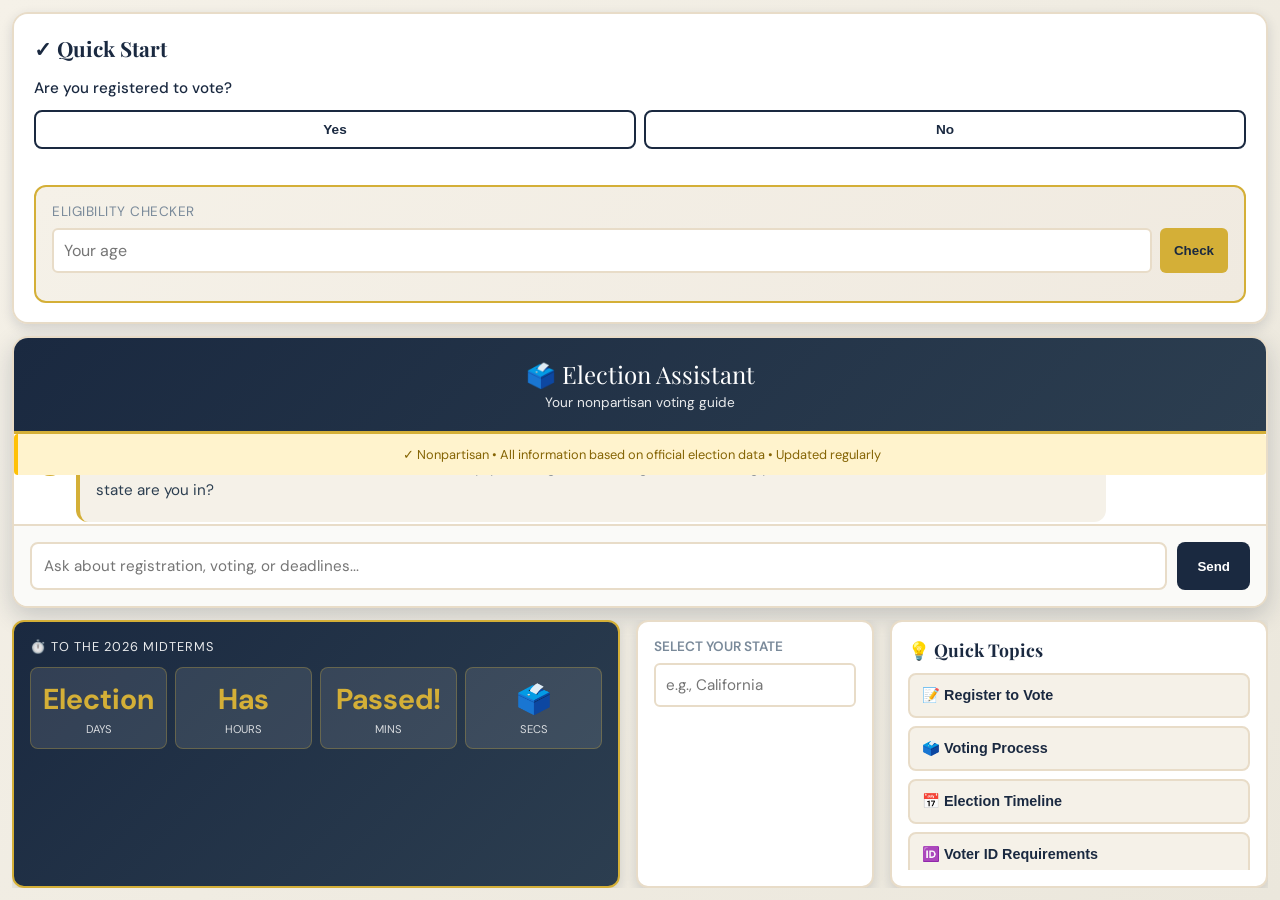
<file: index.html>
<!DOCTYPE html>
<html lang="en">
<head>
  <meta charset="UTF-8" />
  <meta name="viewport" content="width=device-width, initial-scale=1.0" />
  <title>Election Assistant Pro</title>
  <link href="https://fonts.googleapis.com/css2?family=Playfair+Display:wght@600;700&family=DM+Sans:wght@400;500;700&display=swap" rel="stylesheet" />
  <style>
    :root {
      --navy: #1a2940;
      --navy-light: #2c3e50;
      --parchment: #f5f1e8;
      --gold: #d4af37;
      --accent: #5b8cc4;
      --text-dark: #2c3e50;
      --text-muted: #7a8a9a;
      --border-light: #e8dcc8;
      --success: #2ecc71;
      --warning: #f39c12;
      --shadow: 0 4px 12px rgba(26, 41, 64, 0.15);
      --shadow-lg: 0 8px 24px rgba(26, 41, 64, 0.2);
    }

    * {
      box-sizing: border-box;
      margin: 0;
      padding: 0;
    }

    body {
      font-family: "DM Sans", sans-serif;
      background: linear-gradient(135deg, #f5f1e8 0%, #ebe7dc 100%);
      color: var(--text-dark);
      height: 100vh;
      overflow: hidden;
    }

    .container {
      display: grid;
      grid-template-columns: 1fr 2fr 1fr;
      gap: 20px;
      padding: 20px;
      height: 100vh;
      width: 100vw;
      max-height: 100vh;
    }

    /* ===== Left Panel: Guided Flow & Eligibility ===== */
    .left-panel {
      background: white;
      border-radius: 16px;
      box-shadow: var(--shadow);
      padding: 20px;
      display: flex;
      flex-direction: column;
      overflow-y: auto;
      border: 2px solid var(--border-light);
      height: 100%;
      min-height: 0;
    }

    .flow-title {
      font-family: "Playfair Display", serif;
      font-size: 1.3rem;
      color: var(--navy);
      margin-bottom: 16px;
      font-weight: 700;
    }

    .flow-section {
      margin-bottom: 20px;
      animation: slideIn 0.4s ease-out;
    }

    @keyframes slideIn {
      from {
        opacity: 0;
        transform: translateY(10px);
      }
      to {
        opacity: 1;
        transform: translateY(0);
      }
    }

    .flow-question {
      font-size: 0.95rem;
      color: var(--navy);
      margin-bottom: 12px;
      font-weight: 500;
    }

    .button-group {
      display: flex;
      gap: 8px;
      flex-wrap: wrap;
    }

    .flow-btn {
      padding: 10px 16px;
      border: 2px solid var(--navy);
      background: white;
      color: var(--navy);
      border-radius: 8px;
      cursor: pointer;
      font-weight: 600;
      transition: all 0.2s ease;
      font-size: 0.85rem;
      flex: 1;
      min-width: 80px;
    }

    .flow-btn:hover {
      background: var(--navy);
      color: white;
      transform: translateY(-2px);
    }

    .flow-btn.active {
      background: var(--navy);
      color: white;
    }

    /* ===== Eligibility Checker ===== */
    .eligibility-card {
      background: linear-gradient(135deg, var(--parchment) 0%, #f0eae0 100%);
      border: 2px solid var(--gold);
      border-radius: 12px;
      padding: 16px;
      margin-top: 16px;
    }

    .eligibility-label {
      font-size: 0.85rem;
      color: var(--text-muted);
      margin-bottom: 8px;
      text-transform: uppercase;
      letter-spacing: 0.5px;
    }

    .eligibility-input-group {
      display: flex;
      gap: 8px;
      margin-bottom: 12px;
    }

    .eligibility-input {
      flex: 1;
      padding: 10px;
      border: 2px solid var(--border-light);
      border-radius: 6px;
      font-family: "DM Sans", sans-serif;
      font-size: 1rem;
    }

    .eligibility-input:focus {
      outline: none;
      border-color: var(--gold);
      box-shadow: 0 0 0 3px rgba(212, 175, 55, 0.1);
    }

    .eligibility-check-btn {
      padding: 10px 14px;
      background: var(--gold);
      color: var(--navy);
      border: none;
      border-radius: 6px;
      cursor: pointer;
      font-weight: 700;
      transition: all 0.2s ease;
    }

    .eligibility-check-btn:hover {
      transform: translateY(-2px);
      box-shadow: 0 2px 8px rgba(212, 175, 55, 0.3);
    }

    .eligibility-result {
      margin-top: 12px;
      padding: 12px;
      border-radius: 8px;
      font-size: 0.9rem;
      display: none;
    }

    .eligibility-result.show {
      display: block;
      animation: slideIn 0.3s ease-out;
    }

    .eligibility-result.eligible {
      background: rgba(46, 204, 113, 0.1);
      color: var(--success);
      border-left: 4px solid var(--success);
    }

    .eligibility-result.preregister {
      background: rgba(243, 156, 18, 0.1);
      color: var(--warning);
      border-left: 4px solid var(--warning);
    }

    .eligibility-result.ineligible {
      background: rgba(149, 165, 166, 0.1);
      color: #7f8c8d;
      border-left: 4px solid #95a5a6;
    }

    /* ===== Center Panel: Chat ===== */
    .center-panel {
      display: flex;
      flex-direction: column;
      background: white;
      border-radius: 16px;
      box-shadow: var(--shadow-lg);
      height: 100%;
      min-height: 0;
      overflow: hidden;
      border: 2px solid var(--border-light);
    }

    .chat-header {
      background: linear-gradient(135deg, var(--navy) 0%, var(--navy-light) 100%);
      color: white;
      padding: 20px;
      text-align: center;
      border-bottom: 3px solid var(--gold);
    }

    .chat-header-title {
      font-family: "Playfair Display", serif;
      font-size: 1.5rem;
      margin-bottom: 4px;
    }

    .chat-header-subtitle {
      font-size: 0.85rem;
      opacity: 0.9;
    }

    .state-selector-badge {
      display: inline-block;
      background: var(--gold);
      color: var(--navy);
      padding: 4px 10px;
      border-radius: 20px;
      font-size: 0.75rem;
      margin-top: 8px;
      font-weight: 600;
    }

    .disclaimer {
      background: #fff3cd;
      border-left: 4px solid #ffc107;
      padding: 12px;
      font-size: 0.8rem;
      color: #856404;
      text-align: center;
      border-radius: 4px;
    }

    .chat-window {
      flex: 1;
      overflow-y: auto;
      padding: 20px;
      display: flex;
      flex-direction: column;
      gap: 12px;
      background: white;
    }

    .message {
      display: flex;
      gap: 10px;
      animation: slideIn 0.3s ease-out;
    }

    .message.user {
      justify-content: flex-end;
    }

    .message-avatar {
      width: 32px;
      height: 32px;
      border-radius: 50%;
      background: var(--gold);
      display: flex;
      align-items: center;
      justify-content: center;
      font-weight: 700;
      color: var(--navy);
      flex-shrink: 0;
      font-size: 0.9rem;
    }

    .message.user .message-avatar {
      background: var(--accent);
      color: white;
      order: 2;
    }

    .message-content {
      max-width: 70%;
      padding: 12px 16px;
      border-radius: 12px;
      line-height: 1.5;
    }

    .message.assistant .message-content {
      background: var(--parchment);
      color: var(--text-dark);
      border-left: 4px solid var(--gold);
    }

    .message.user .message-content {
      background: var(--navy);
      color: white;
      border-radius: 12px 4px 12px 12px;
    }

    .message-content h3 {
      font-family: "Playfair Display", serif;
      font-size: 1rem;
      margin-bottom: 8px;
      color: inherit;
    }

    .message-content p {
      margin-bottom: 8px;
      font-size: 0.95rem;
    }

    .message-content ol {
      padding-left: 20px;
      margin: 8px 0;
    }

    .message-content li {
      margin-bottom: 6px;
      font-size: 0.95rem;
    }

    .typing-indicator {
      display: flex;
      gap: 4px;
      padding: 12px 16px;
    }

    .typing-dot {
      width: 8px;
      height: 8px;
      border-radius: 50%;
      background: var(--gold);
      animation: bounce 1.4s infinite;
    }

    .typing-dot:nth-child(2) {
      animation-delay: 0.2s;
    }

    .typing-dot:nth-child(3) {
      animation-delay: 0.4s;
    }

    @keyframes bounce {
      0%,
      80%,
      100% {
        transform: translateY(0);
      }
      40% {
        transform: translateY(-8px);
      }
    }

    .followup-chips {
      display: flex;
      gap: 8px;
      margin-top: 12px;
      flex-wrap: wrap;
    }

    .chip {
      padding: 8px 12px;
      background: var(--accent);
      color: white;
      border: none;
      border-radius: 20px;
      cursor: pointer;
      font-size: 0.85rem;
      transition: all 0.2s ease;
      font-weight: 500;
    }

    .chip:hover {
      background: #4a7ba7;
      transform: translateY(-1px);
    }

    .chat-input-area {
      display: flex;
      gap: 10px;
      padding: 16px;
      border-top: 2px solid var(--border-light);
      background: #fafaf8;
    }

    .chat-input {
      flex: 1;
      padding: 12px;
      border: 2px solid var(--border-light);
      border-radius: 8px;
      font-family: "DM Sans", sans-serif;
      font-size: 0.95rem;
      transition: border-color 0.2s ease;
    }

    .chat-input:focus {
      outline: none;
      border-color: var(--gold);
      box-shadow: 0 0 0 3px rgba(212, 175, 55, 0.1);
    }

    .send-btn {
      padding: 12px 20px;
      background: var(--navy);
      color: white;
      border: none;
      border-radius: 8px;
      cursor: pointer;
      font-weight: 700;
      transition: all 0.2s ease;
    }

    .send-btn:hover {
      background: var(--navy-light);
      transform: translateY(-2px);
    }

    .send-btn:active {
      transform: translateY(0);
    }

    /* ===== Right Panel: Countdown & Quick Topics ===== */
    .right-panel {
      display: flex;
      height: 100%;
      min-height: 0;
      overflow-y: auto;
      flex-direction: column;
      gap: 16px;
    }

    .countdown-strip {
      background: linear-gradient(135deg, var(--navy) 0%, var(--navy-light) 100%);
      color: white;
      padding: 16px;
      border-radius: 12px;
      box-shadow: var(--shadow);
      border: 2px solid var(--gold);
      flex-shrink: 0;
    }

    .countdown-label {
      font-size: 0.8rem;
      text-transform: uppercase;
      letter-spacing: 1px;
      margin-bottom: 12px;
      opacity: 0.9;
    }

    .countdown-display {
      display: grid;
      grid-template-columns: repeat(4, 1fr);
      gap: 8px;
    }

    .countdown-unit {
      text-align: center;
      background: rgba(255, 255, 255, 0.1);
      padding: 12px;
      border-radius: 8px;
      border: 1px solid rgba(212, 175, 55, 0.3);
    }

    .countdown-number {
      font-size: 1.8rem;
      font-weight: 700;
      font-family: "DM Sans", sans-serif;
      color: var(--gold);
    }

    .countdown-label-unit {
      font-size: 0.7rem;
      text-transform: uppercase;
      margin-top: 4px;
      opacity: 0.8;
    }

    .topics-card {
      background: white;
      border-radius: 12px;
      box-shadow: var(--shadow);
      padding: 16px;
      border: 2px solid var(--border-light);
      flex: 1;
      min-height: 0;
      display: flex;
      flex-direction: column;
    }

    .topics-title {
      font-family: "Playfair Display", serif;
      font-size: 1.1rem;
      color: var(--navy);
      margin-bottom: 12px;
      font-weight: 700;
      flex-shrink: 0;
    }

    .topics-list {
      display: flex;
      flex-direction: column;
      gap: 8px;
      overflow-y: auto;
    }

    .topic-btn {
      padding: 12px;
      background: var(--parchment);
      border: 2px solid var(--border-light);
      color: var(--navy);
      border-radius: 8px;
      cursor: pointer;
      font-weight: 600;
      transition: all 0.2s ease;
      text-align: left;
      font-size: 0.9rem;
      flex-shrink: 0;
    }

    .topic-btn:hover {
      border-color: var(--gold);
      background: white;
      transform: translateX(4px);
    }

    .state-selector-panel {
      background: white;
      border-radius: 12px;
      box-shadow: var(--shadow);
      padding: 16px;
      border: 2px solid var(--border-light);
      flex-shrink: 0;
    }

    .state-selector-label {
      font-size: 0.85rem;
      color: var(--text-muted);
      margin-bottom: 8px;
      font-weight: 600;
      text-transform: uppercase;
    }

    .state-selector-input {
      width: 100%;
      padding: 10px;
      border: 2px solid var(--border-light);
      border-radius: 6px;
      font-family: "DM Sans", sans-serif;
      font-size: 0.95rem;
    }

    .state-selector-input:focus {
      outline: none;
      border-color: var(--gold);
      box-shadow: 0 0 0 3px rgba(212, 175, 55, 0.1);
    }

    /* ===== Responsive Design ===== */
    @media (max-width: 1400px) {
      .container {
        grid-template-columns: 1fr;
        gap: 12px;
        padding: 12px;
      }

      .right-panel {
        flex-direction: row;
        height: auto;
        min-height: auto;
      }

      .message-content {
        max-width: 85%;
      }
    }

    @media (max-width: 768px) {
      .container {
        grid-template-columns: 1fr;
        height: auto;
        gap: 10px;
        padding: 10px;
        width: 100%;
      }

      .left-panel,
      .center-panel,
      .right-panel {
        height: auto;
        min-height: 300px;
        max-height: none;
      }

      .countdown-display {
        grid-template-columns: repeat(2, 1fr);
      }

      .message-content {
        max-width: 100%;
      }
    }

    .scroll-hidden::-webkit-scrollbar {
      width: 6px;
    }

    .scroll-hidden::-webkit-scrollbar-track {
      background: transparent;
    }

    .scroll-hidden::-webkit-scrollbar-thumb {
      background: var(--border-light);
      border-radius: 3px;
    }

    .scroll-hidden::-webkit-scrollbar-thumb:hover {
      background: var(--text-muted);
    }
  </style>
</head>
<body>
  <div class="container">
    <!-- LEFT PANEL: Guided Flow & Eligibility -->
    <div class="left-panel scroll-hidden">
      <div class="flow-title">✓ Quick Start</div>

      <!-- Registration Flow -->
      <div class="flow-section">
        <div class="flow-question">Are you registered to vote?</div>
        <div class="button-group">
          <button class="flow-btn" onclick="window.handleRegistrationFlow('yes')">Yes</button>
          <button class="flow-btn" onclick="window.handleRegistrationFlow('no')">No</button>
      
        </div>
      </div>

      <!-- Registration State Content -->
      <div id="registration-content" style="display: none">
        <div class="flow-section">
          <div class="flow-question">What would you like to do?</div>
          <div class="button-group" style="flex-direction: column">
            <button class="flow-btn" style="text-align: left" onclick="window.sendMessage('Find my polling place')">
              📍 Find polling place
            </button>
            <button class="flow-btn" style="text-align: left" onclick="window.sendMessage('Check my ballot')">
              🗳️ Check my ballot
            </button>
            <button class="flow-btn" style="text-align: left" onclick="window.sendMessage('Voting requirements')">
              📋 Voting requirements
            </button>
          </div>
        </div>
      </div>

      <!-- Eligibility Checker -->
      <div class="eligibility-card">
        <div class="eligibility-label">Eligibility Checker</div>
        <div class="eligibility-input-group">
          <input type="number" class="eligibility-input" id="age-input" placeholder="Your age" min="0" max="150" />
          <button class="eligibility-check-btn" onclick="window.checkEligibility()">Check</button>
        </div>
        <div id="eligibility-result" class="eligibility-result"></div>
      </div>
    </div>

    <!-- CENTER PANEL: Chat -->
    <div class="center-panel">
      <div class="chat-header">
        <div class="chat-header-title">🗳️ Election Assistant</div>
        <div class="chat-header-subtitle">Your nonpartisan voting guide</div>
        <div class="state-selector-badge" id="state-badge" style="display: none">
          📍 <span id="state-display">Select State</span>
        </div>
      </div>

      <div class="disclaimer">
        ✓ Nonpartisan • All information based on official election data • Updated regularly
      </div>

      <div class="chat-window scroll-hidden" id="chat-window"></div>

      <div class="chat-input-area">
        <input
          type="text"
          class="chat-input"
          id="message-input"
          placeholder="Ask about registration, voting, or deadlines..."
          onkeypress="window.handleKeyPress(event)"
        />
        <button class="send-btn" onclick="window.sendMessage()">Send</button>
      </div>
    </div>

    <!-- RIGHT PANEL: Countdown & Topics -->
    <div class="right-panel scroll-hidden">
      <!-- Election Countdown -->
      <div class="countdown-strip">
        <div class="countdown-label">⏱️ To the 2026 Midterms</div>
        <div class="countdown-display">
          <div class="countdown-unit">
            <div class="countdown-number" id="countdown-days">0</div>
            <div class="countdown-label-unit">Days</div>
          </div>
          <div class="countdown-unit">
            <div class="countdown-number" id="countdown-hours">0</div>
            <div class="countdown-label-unit">Hours</div>
          </div>
          <div class="countdown-unit">
            <div class="countdown-number" id="countdown-minutes">0</div>
            <div class="countdown-label-unit">Mins</div>
          </div>
          <div class="countdown-unit">
            <div class="countdown-number" id="countdown-seconds">0</div>
            <div class="countdown-label-unit">Secs</div>
          </div>
        </div>
      </div>

      <!-- State Selector -->
      <div class="state-selector-panel">
        <div class="state-selector-label">Select Your State</div>
        <input
          type="text"
          class="state-selector-input"
          id="state-input"
          placeholder="e.g., California"
          onchange="window.updateState(this.value)"
        />
      </div>

      <!-- Quick Topics -->
      <div class="topics-card">
        <div class="topics-title">💡 Quick Topics</div>
        <div class="topics-list">
          <button class="topic-btn" onclick="window.sendMessage('How do I register to vote?')">
            📝 Register to Vote
          </button>
          <button class="topic-btn" onclick="window.sendMessage('What is the voting process?')">
            🗳️ Voting Process
          </button>
          <button class="topic-btn" onclick="window.sendMessage('Show me the election timeline')">
            📅 Election Timeline
          </button>
          <button class="topic-btn" onclick="window.sendMessage('What ID do I need?')">
            🆔 Voter ID Requirements
          </button>
        </div>
      </div>
    </div>
  </div>

  <script>
    // State management
    const state = {
      currentState: null,
      conversationHistory: [],
      registrationState: null,
      isLoading: false,
      useClaudeAPI: true, // Toggle for Claude vs. JSON fallback
    };

    const chatTranscript = [];
    const CHAT_STORAGE_KEY = "civiciq_chat_transcript";
    let isRestoringTranscript = false;

    function saveChatTranscript() {
      try {
        localStorage.setItem(CHAT_STORAGE_KEY, JSON.stringify(chatTranscript));
      } catch (err) {
        console.warn("Unable to save chat transcript", err);
      }
    }

    function loadChatTranscript() {
      try {
        const raw = localStorage.getItem(CHAT_STORAGE_KEY);
        if (!raw) {
          return [];
        }
        const parsed = JSON.parse(raw);
        return Array.isArray(parsed) ? parsed : [];
      } catch (err) {
        console.warn("Unable to load chat transcript", err);
        return [];
      }
    }

    function isNearBottom(element, threshold = 80) {
      return element.scrollHeight - element.scrollTop - element.clientHeight <= threshold;
    }

    function scrollToBottom(element) {
      element.scrollTop = element.scrollHeight;
    }

    const SUPPORTED_STATES = {
      "alabama": "Alabama", "al": "Alabama",
      "alaska": "Alaska", "ak": "Alaska",
      "arizona": "Arizona", "az": "Arizona",
      "arkansas": "Arkansas", "ar": "Arkansas",
      "california": "California", "ca": "California",
      "colorado": "Colorado", "co": "Colorado",
      "connecticut": "Connecticut", "ct": "Connecticut",
      "delaware": "Delaware", "de": "Delaware",
      "florida": "Florida", "fl": "Florida",
      "georgia": "Georgia", "ga": "Georgia",
      "hawaii": "Hawaii", "hi": "Hawaii",
      "idaho": "Idaho", "id": "Idaho",
      "illinois": "Illinois", "il": "Illinois",
      "indiana": "Indiana", "in": "Indiana",
      "iowa": "Iowa", "ia": "Iowa",
      "kansas": "Kansas", "ks": "Kansas",
      "kentucky": "Kentucky", "ky": "Kentucky",
      "louisiana": "Louisiana", "la": "Louisiana",
      "maine": "Maine", "me": "Maine",
      "maryland": "Maryland", "md": "Maryland",
      "massachusetts": "Massachusetts", "ma": "Massachusetts",
      "michigan": "Michigan", "mi": "Michigan",
      "minnesota": "Minnesota", "mn": "Minnesota",
      "mississippi": "Mississippi", "ms": "Mississippi",
      "missouri": "Missouri", "mo": "Missouri",
      "montana": "Montana", "mt": "Montana",
      "nebraska": "Nebraska", "ne": "Nebraska",
      "nevada": "Nevada", "nv": "Nevada",
      "new hampshire": "New Hampshire", "nh": "New Hampshire",
      "new jersey": "New Jersey", "nj": "New Jersey",
      "new mexico": "New Mexico", "nm": "New Mexico",
      "new york": "New York", "ny": "New York",
      "north carolina": "North Carolina", "nc": "North Carolina",
      "north dakota": "North Dakota", "nd": "North Dakota",
      "ohio": "Ohio", "oh": "Ohio",
      "oklahoma": "Oklahoma", "ok": "Oklahoma",
      "oregon": "Oregon", "or": "Oregon",
      "pennsylvania": "Pennsylvania", "pa": "Pennsylvania",
      "rhode island": "Rhode Island", "ri": "Rhode Island",
      "south carolina": "South Carolina", "sc": "South Carolina",
      "south dakota": "South Dakota", "sd": "South Dakota",
      "tennessee": "Tennessee", "tn": "Tennessee",
      "texas": "Texas", "tx": "Texas",
      "utah": "Utah", "ut": "Utah",
      "vermont": "Vermont", "vt": "Vermont",
      "virginia": "Virginia", "va": "Virginia",
      "washington": "Washington", "wa": "Washington",
      "west virginia": "West Virginia", "wv": "West Virginia",
      "wisconsin": "Wisconsin", "wi": "Wisconsin",
      "wyoming": "Wyoming", "wy": "Wyoming",
      "district of columbia": "District of Columbia", "dc": "District of Columbia",
      "andhra pradesh": "Andhra Pradesh", "ap": "Andhra Pradesh",
      "arunachal pradesh": "Arunachal Pradesh", "ar": "Arunachal Pradesh",
      "assam": "Assam",
      "bihar": "Bihar",
      "chhattisgarh": "Chhattisgarh", "cg": "Chhattisgarh",
      "goa": "Goa",
      "gujarat": "Gujarat",
      "haryana": "Haryana",
      "himachal pradesh": "Himachal Pradesh", "hp": "Himachal Pradesh",
      "jharkhand": "Jharkhand",
      "karnataka": "Karnataka", "ka": "Karnataka",
      "kerala": "Kerala", "kl": "Kerala",
      "madhya pradesh": "Madhya Pradesh", "mp": "Madhya Pradesh",
      "maharashtra": "Maharashtra", "mh": "Maharashtra",
      "manipur": "Manipur",
      "meghalaya": "Meghalaya",
      "mizoram": "Mizoram",
      "nagaland": "Nagaland",
      "odisha": "Odisha", "orissa": "Odisha", "od": "Odisha",
      "punjab": "Punjab",
      "rajasthan": "Rajasthan",
      "sikkim": "Sikkim",
      "tamil nadu": "Tamil Nadu", "tn": "Tamil Nadu",
      "telangana": "Telangana", "tg": "Telangana",
      "tripura": "Tripura",
      "uttar pradesh": "Uttar Pradesh", "up": "Uttar Pradesh",
      "uttarakhand": "Uttarakhand", "uk": "Uttarakhand",
      "west bengal": "West Bengal", "wb": "West Bengal",
      "andaman and nicobar islands": "Andaman and Nicobar Islands",
      "chandigarh": "Chandigarh",
      "dadra and nagar haveli and daman and diu": "Dadra and Nagar Haveli and Daman and Diu",
      "delhi": "Delhi", "nct of delhi": "Delhi", "national capital territory of delhi": "Delhi",
      "jammu and kashmir": "Jammu and Kashmir", "jk": "Jammu and Kashmir",
      "ladakh": "Ladakh",
      "lakshadweep": "Lakshadweep",
      "puducherry": "Puducherry", "pondicherry": "Puducherry",
    };

    function normalizeStateName(stateName) {
      const key = (stateName || "").trim().toLowerCase();
      return SUPPORTED_STATES[key] || "";
    }

    // ===== Countdown Timer =====
    function updateCountdown() {
      const electionDate = new Date("2026-11-03T00:00:00").getTime();
      const now = new Date().getTime();
      const distance = electionDate - now;

      if (distance < 0) {
        document.getElementById("countdown-days").textContent = "Election";
        document.getElementById("countdown-hours").textContent = "Has";
        document.getElementById("countdown-minutes").textContent = "Passed!";
        document.getElementById("countdown-seconds").textContent = "🗳️";
        return;
      }

      const days = Math.floor(distance / (1000 * 60 * 60 * 24));
      const hours = Math.floor((distance % (1000 * 60 * 60 * 24)) / (1000 * 60 * 60));
      const minutes = Math.floor((distance % (1000 * 60 * 60)) / (1000 * 60));
      const seconds = Math.floor((distance % (1000 * 60)) / 1000);

      document.getElementById("countdown-days").textContent = days;
      document.getElementById("countdown-hours").textContent = hours;
      document.getElementById("countdown-minutes").textContent = minutes;
      document.getElementById("countdown-seconds").textContent = seconds;
    }

    // Update countdown every second
    updateCountdown();
    setInterval(updateCountdown, 1000);

    // ===== Eligibility Checker =====
    function checkEligibility() {
      const ageInput = document.getElementById("age-input");
      const age = parseInt(ageInput.value);
      const resultDiv = document.getElementById("eligibility-result");

      if (isNaN(age) || age < 0) {
        resultDiv.textContent = "Please enter a valid age.";
        resultDiv.className = "eligibility-result show ineligible";
        return;
      }

      let result, className;

      if (age >= 18) {
        result = "✓ You are eligible to vote! Register today and cast your ballot.";
        className = "eligible";
      } else if (age >= 16) {
        result =
          "🎓 Pre-register now! You can vote when you turn 18. Check your state's pre-registration options.";
        className = "preregister";
      } else {
        result =
          "😊 Not quite yet, but stay civically engaged! Learn about voting now so you're ready at 18.";
        className = "ineligible";
      }

      resultDiv.textContent = result;
      resultDiv.className = `eligibility-result show ${className}`;
    }

    // ===== Registration Flow =====
    function handleRegistrationFlow(answer) {
      state.registrationState = answer;
      const contentDiv = document.getElementById("registration-content");

      if (answer === "yes") {
        contentDiv.style.display = "block";
        addMessage(
          "Great! You're registered. Now let's help you prepare to vote.",
          "assistant"
        );
      } else {
        contentDiv.style.display = "none";
        sendMessage("I'm not registered to vote. Help me register.");
      }
    }

    // ===== State Selection =====
    function updateState(stateName) {
      const normalizedState = normalizeStateName(stateName);

      if (!normalizedState) {
        state.currentState = null;
        document.getElementById("state-badge").style.display = "none";
        document.getElementById("state-display").textContent = "General US guidance";
        addMessage(
          "I don’t recognize that location as a supported state or union territory yet. I can still help with general election guidance, or you can choose a U.S. state or an Indian state for personalized details.",
          "assistant"
        );
        return;
      }

      state.currentState = normalizedState;

      if (state.currentState) {
        document.getElementById("state-badge").style.display = "inline-block";
        document.getElementById("state-display").textContent = state.currentState;

        // Add system message
        addMessage(
          `📍 I've set your location to ${state.currentState}. I'll tailor all election information to your state.`,
          "assistant"
        );
      }
    }

    // ===== Chat Functionality =====
    function ensureChatWindow() {
      let chatWindow = document.getElementById("chat-window");
      if (chatWindow) {
        return chatWindow;
      }

      const centerPanel = document.querySelector(".center-panel");
      const inputArea = document.querySelector(".chat-input-area");

      if (!centerPanel || !inputArea) {
        return null;
      }

      chatWindow = document.createElement("div");
      chatWindow.className = "chat-window scroll-hidden";
      chatWindow.id = "chat-window";
      centerPanel.insertBefore(chatWindow, inputArea);
      return chatWindow;
    }

    function addMessage(content, role = "user", followupQuestions = []) {
      const chatWindow = ensureChatWindow();

      // Defensive check - if chat window doesn't exist, return early
      if (!chatWindow) {
        console.error("Chat window element not found!");
        return;
      }
      
      const messageEl = document.createElement("div");
      messageEl.className = `message ${role}`;

      let avatar = role === "assistant" ? "🗳️" : "👤";

      const messageContent = document.createElement("div");
      messageContent.className = "message-content";
      const shouldStickToBottom = isNearBottom(chatWindow);

      // Parse content for formatting
      if (role === "assistant") {
        // Simple markdown-like parsing
        let html = content
          .replace(/\*\*(.*?)\*\*/g, "<strong>$1</strong>")
          .replace(/\n/g, "<br>");

        // Check for follow-up question chips
        const chipRegex = /\[(.*?)\]/g;
        const chips = [];
        let chipMatch;

        while ((chipMatch = chipRegex.exec(content)) !== null) {
          chips.push(chipMatch[1]);
        }

        // Remove chips from display text
        html = html.replace(/\[(.*?)\]/g, "").trim();
        messageContent.innerHTML = `<p>${html}</p>`;

        // Add follow-up chips
        if (chips.length > 0 || followupQuestions.length > 0) {
          const chipsToShow = chips.length > 0 ? chips : followupQuestions;
          const chipsDiv = document.createElement("div");
          chipsDiv.className = "followup-chips";

          chipsToShow.slice(0, 2).forEach((question) => {
            const chip = document.createElement("button");
            chip.className = "chip";
            chip.textContent = question;
            chip.onclick = () => sendMessage(question);
            chipsDiv.appendChild(chip);
          });

          messageContent.appendChild(chipsDiv);
        }
      } else {
        messageContent.textContent = content;
      }

      messageEl.innerHTML = `<div class="message-avatar">${avatar}</div>`;
      messageEl.appendChild(messageContent);

      chatWindow.appendChild(messageEl);
      if (shouldStickToBottom) {
        scrollToBottom(chatWindow);
      }

      if (!isRestoringTranscript) {
        chatTranscript.push({
          role,
          content,
        });
        saveChatTranscript();
      }
    }

    function showTypingIndicator() {
      const chatWindow = ensureChatWindow();
      if (!chatWindow) {
        return;
      }
      const shouldStickToBottom = isNearBottom(chatWindow);
      const messageEl = document.createElement("div");
      messageEl.className = "message assistant";
      messageEl.innerHTML = `
        <div class="message-avatar">🗳️</div>
        <div class="typing-indicator" id="typing-indicator">
          <div class="typing-dot"></div>
          <div class="typing-dot"></div>
          <div class="typing-dot"></div>
        </div>
      `;
      chatWindow.appendChild(messageEl);
      if (shouldStickToBottom) {
        scrollToBottom(chatWindow);
      }
    }

    function removeTypingIndicator() {
      const typingIndicator = document.getElementById("typing-indicator");
      if (typingIndicator) {
        typingIndicator.parentElement.parentElement.remove();
      }
    }

    async function sendMessage(messageText = null) {
      const input = messageText || document.getElementById("message-input").value.trim();

      if (!input) return;

      // Clear input if not provided as parameter
      if (!messageText) {
        document.getElementById("message-input").value = "";
      }

      state.isLoading = true;
      
      // Try to add user message
      const chatWindow = document.getElementById("chat-window");
      if (chatWindow) {
        addMessage(input, "user");
        showTypingIndicator();
      } else {
        console.error("Chat window not found when trying to send message");
        return;
      }

      state.conversationHistory.push({
        role: "user",
        content: input,
      });

      try {
        // Try Claude API first
        const response = await fetch("/api/claude-chat", {
          method: "POST",
          headers: { "Content-Type": "application/json" },
          body: JSON.stringify({
            message: input,
            state: state.currentState || "",
            conversation_history: state.conversationHistory,
          }),
        });

        removeTypingIndicator();

        if (response.ok) {
          const data = await response.json();
          addMessage(data.message, "assistant");

          state.conversationHistory.push({
            role: "assistant",
            content: data.message,
          });
        } else {
          const error = await response.json();
          addMessage(
            `Error: ${error.error || "Unable to get a response. Try a different question."}`,
            "assistant"
          );
        }
      } catch (err) {
        removeTypingIndicator();
        addMessage(
          `Connection error. Make sure the Flask server is running with: python app.py. Error: ${err.message}`,
          "assistant"
        );
      }

      state.isLoading = false;
    }

    function handleKeyPress(event) {
      if (event.key === "Enter" && !event.shiftKey) {
        event.preventDefault();
        sendMessage();
      }
    }

    // ===== Initialize =====
    function initializeChat() {
      ensureChatWindow();
      const savedTranscript = loadChatTranscript();

      if (savedTranscript.length > 0) {
        chatTranscript.length = 0;
        isRestoringTranscript = true;
        try {
          savedTranscript.forEach((entry) => {
            chatTranscript.push(entry);
            addMessage(entry.content, entry.role);
          });
        } finally {
          isRestoringTranscript = false;
        }
        const chatWindow = ensureChatWindow();
        if (chatWindow) {
          scrollToBottom(chatWindow);
        }
        return;
      }

      addMessage(
        "Welcome to the Election Assistant! 🗳️ I'm here to help you navigate voter registration, voting procedures, and election information. Which state are you in?",
        "assistant"
      );
      const chatWindow = ensureChatWindow();
      if (chatWindow) {
        scrollToBottom(chatWindow);
      }
    }

    // Wrap functions properly for onclick handlers
    window.sendMessage = sendMessage;
    window.handleKeyPress = handleKeyPress;
    window.updateState = updateState;
    window.handleRegistrationFlow = handleRegistrationFlow;
    window.checkEligibility = checkEligibility;

    // Initialize when DOM is ready
    if (document.readyState === 'loading') {
      document.addEventListener('DOMContentLoaded', initializeChat);
    } else {
      initializeChat();
    }
  </script>
</body>
</html>
</file>
